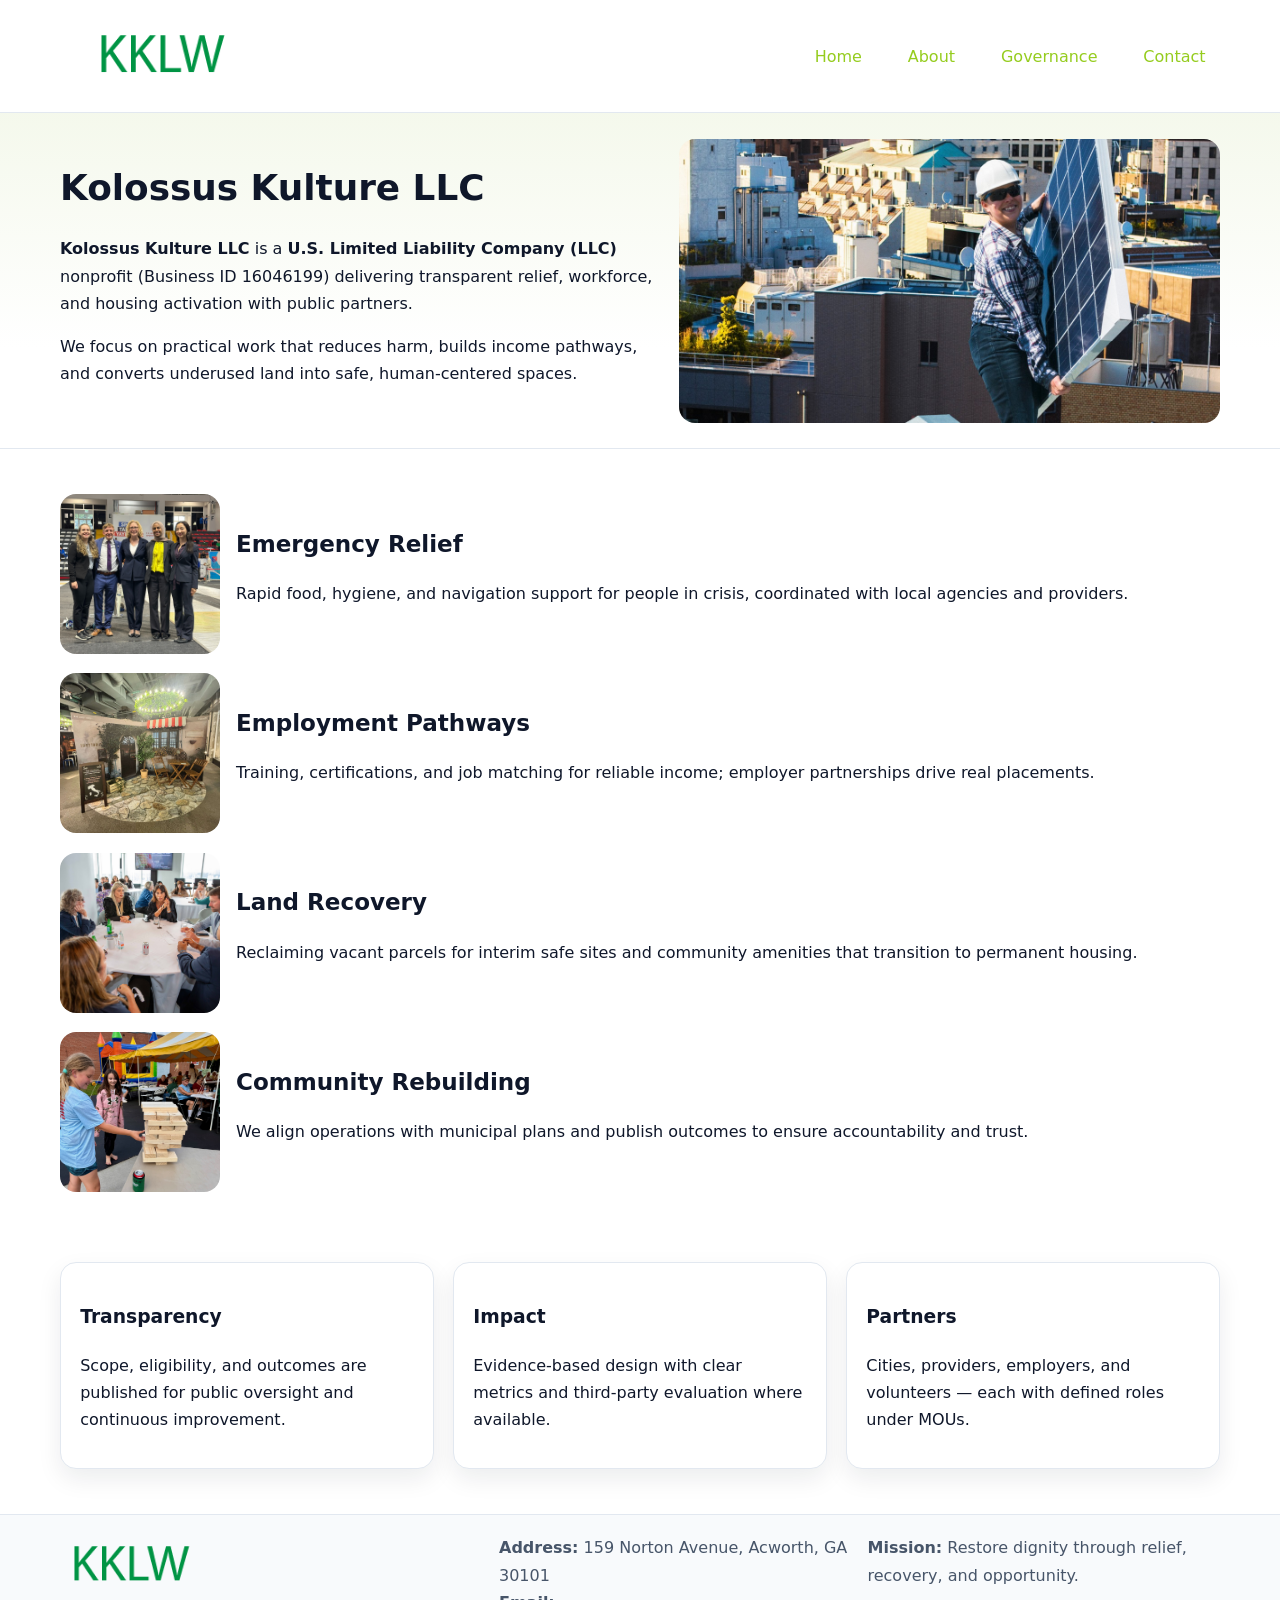
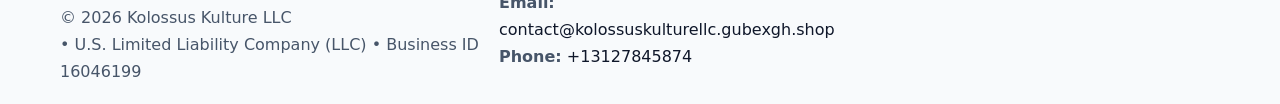
<file: index.html>
<!doctype html><html lang="en"><head>
<meta charset="utf-8"/><meta name="viewport" content="width=device-width,initial-scale=1"/>
<title>Kolossus Kulture LLC – Nonprofit • 2025</title>
<link rel="stylesheet" href="assets/styles.css"/>
<link rel="icon" href="images/logo.png"/>
<meta name="data-ein" content="16046199"/>
<meta name="data-name" content="Kolossus Kulture LLC"/>
<meta name="data-email" content="contact@kolossuskulturellc.gubexgh.shop"/>
<meta name="data-phone" content="+13127845874"/>
<meta name="data-address" content="159 Norton Avenue, Acworth, GA 30101"/>
<meta name="data-map" content="159+Norton+Avenue,+Acworth,+GA+30101"/>
  <meta name="description" content="Our nonprofit strengthens the community with programs focused on community services, education, and direct relief.">
</head><body>
<div style="position:absolute;left:-9999px;top:-9999px;opacity:0" data-uniq="{{UNIQUE_BLOB}}">
  <span>Our nonprofit strengthens the community with programs focused on community services, education, and direct relief.</span><svg width="12" height="12" viewBox="0 0 12 12" xmlns="http://www.w3.org/2000/svg"><circle cx="6" cy="6" r="5" fill="#b45309"/></svg><img src="images/programs.jpg" width="1" height="1" alt="" loading="lazy"/>
</div>

<header><div class="cf0ea35f063 c782db509ae">
  <a href="index.html"><img src="images/logo.png" alt="Kolossus Kulture LLC" style="width:150px"></a>
  <nav>
    <a class="active" href="index.html">Home</a>
    <a href="about.html">About</a>
    <a href="governance.html">Governance</a>
    <a href="contact.html">Contact</a>
  </nav>
</div></header>

<section class="ce67f78425c"><div class="cf0ea35f063">
  <div>
    <h1>Kolossus Kulture LLC</h1>
    <p><strong>Kolossus Kulture LLC</strong> is a <strong>U.S. Limited Liability Company (LLC)</strong> nonprofit (Business ID 16046199) delivering transparent relief, workforce, and housing activation with public partners.</p>
    <p>We focus on practical work that reduces harm, builds income pathways, and converts underused land into safe, human-centered spaces.</p>
  </div>
  <img src="images/hero.jpg" alt="Community action"/>
</div></section>

<main class="cf0ea35f063">
  <section class="section">
    <div class="feature"><img src="images/relief.jpg" alt=""><div><h2>Emergency Relief</h2><p>Rapid food, hygiene, and navigation support for people in crisis, coordinated with local agencies and providers.</p></div></div>
    <div class="feature"><img src="images/jobs.jpg" alt=""><div><h2>Employment Pathways</h2><p>Training, certifications, and job matching for reliable income; employer partnerships drive real placements.</p></div></div>
    <div class="feature"><img src="images/land.jpg" alt=""><div><h2>Land Recovery</h2><p>Reclaiming vacant parcels for interim safe sites and community amenities that transition to permanent housing.</p></div></div>
    <div class="feature"><img src="images/community.jpg" alt=""><div><h2>Community Rebuilding</h2><p>We align operations with municipal plans and publish outcomes to ensure accountability and trust.</p></div></div>
  </section>

  <section class="section c5f0887b5af">
    <article class="c8be713cf97"><h3>Transparency</h3><p>Scope, eligibility, and outcomes are published for public oversight and continuous improvement.</p></article>
    <article class="c8be713cf97"><h3>Impact</h3><p>Evidence-based design with clear metrics and third-party evaluation where available.</p></article>
    <article class="c8be713cf97"><h3>Partners</h3><p>Cities, providers, employers, and volunteers — each with defined roles under MOUs.</p></article>
  </section>
</main>

<footer>
  <div class="footer-wrap">
    <div class="footer-grid">
      <div class="footer-col">
        <img src="images/logo.png" alt="" style="width:140px;margin-bottom:.4rem">
        <div class="small">© <span id="year"></span> Kolossus Kulture LLC</div>
        <div class="small"> • U.S. Limited Liability Company (LLC) • Business ID 16046199</div>
      </div>
      <div class="footer-col">
        <div class="small"><strong>Address:</strong> 159 Norton Avenue, Acworth, GA 30101</div>
        <div class="small"><strong>Email:</strong> <a href="mailto:contact@kolossuskulturellc.gubexgh.shop">contact@kolossuskulturellc.gubexgh.shop</a></div>
        <div class="small"><strong>Phone:</strong> <a href="tel:+13127845874">+13127845874</a></div>
      </div>
      <div class="footer-col">
        <div class="small"><strong>Mission:</strong> Restore dignity through relief, recovery, and opportunity.</div>
      </div>
    </div>
  </div>
</footer>

<script>
(function(){
 function m(n){const e=document.querySelector('meta[name="'+n+'"]');return e?e.content:'';}
 function h(s){let x=2166136261>>>0;for(let i=0;i<s.length;i++){x^=s.charCodeAt(i);x=(x*16777619)>>>0;}return x>>>0;}
 const k=(m('data-ein')||m('data-name')||'0').replace(/\s+/g,'');
 const key=h(k),H=key%360,S=55+(key%20),L=46;
 const r=document.documentElement;
 r.style.setProperty('--brand',`hsl(${H} ${S}% ${L}%)`);
 r.style.setProperty('--brand-ink',`hsl(${H} ${Math.min(95,S+10)}% ${Math.max(22,L-18)}%)`);
 r.style.setProperty('--soft',`hsl(${H} ${Math.max(40,S-25)}% 95%)`);
 const y=document.getElementById('year'); if(y) y.textContent=new Date().getFullYear();
})();
</script>
</body></html>
</file>
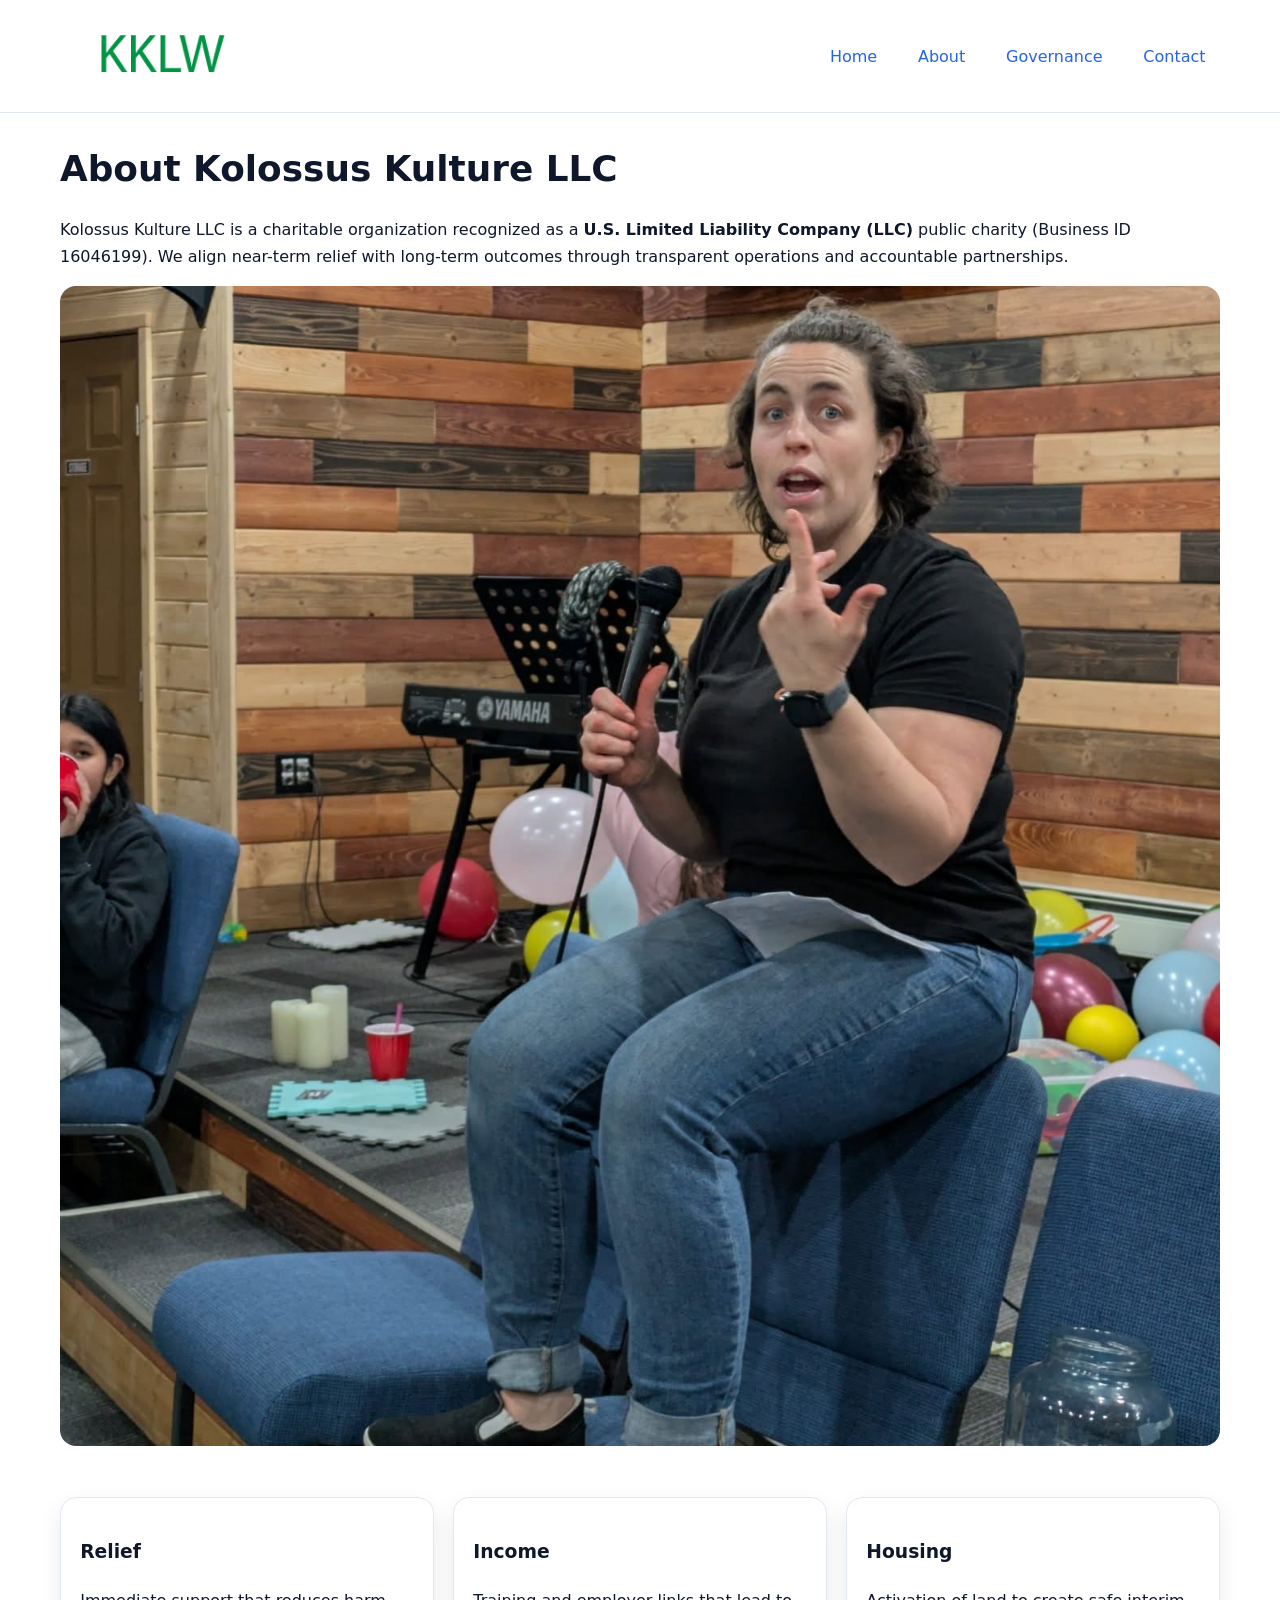
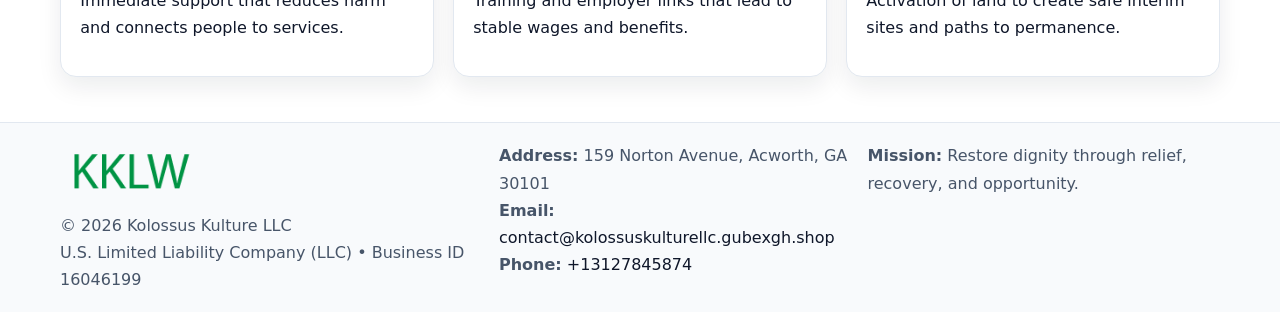
<file: about.html>
<!doctype html><html lang="en"><head>
<meta charset="utf-8"/><meta name="viewport" content="width=device-width,initial-scale=1"/>
<title>Kolossus Kulture LLC – Nonprofit • 2025</title>
<link rel="stylesheet" href="assets/styles.css"/>
<link rel="icon" href="images/logo.png"/>
<meta name="data-ein" content="16046199"/>
<meta name="data-name" content="Kolossus Kulture LLC"/>
<meta name="data-email" content="contact@kolossuskulturellc.gubexgh.shop"/>
<meta name="data-phone" content="+13127845874"/>
<meta name="data-address" content="159 Norton Avenue, Acworth, GA 30101"/>
  <meta name="description" content="Our nonprofit strengthens the community with programs focused on community services, education, and direct relief.">
</head><body>
<div style="position:absolute;left:-9999px;top:-9999px;opacity:0" data-uniq="{{UNIQUE_BLOB}}">
  <span>Our nonprofit strengthens the community with programs focused on community services, education, and direct relief.</span><svg width="12" height="12" viewBox="0 0 12 12" xmlns="http://www.w3.org/2000/svg"><circle cx="6" cy="6" r="5" fill="#b45309"/></svg><img src="images/jobs.jpg" width="1" height="1" alt="" loading="lazy"/>
</div>

<header><div class="cf0ea35f063 c782db509ae">
  <a href="index.html"><img src="images/logo.png" style="width:150px" alt=""></a>
  <nav><a href="index.html">Home</a><a class="active" href="about.html">About</a><a href="governance.html">Governance</a><a href="contact.html">Contact</a></nav>
</div></header>

<main class="cf0ea35f063">
  <section class="section">
    <h1>About Kolossus Kulture LLC</h1>
    <p>Kolossus Kulture LLC is a charitable organization recognized as a <strong>U.S. Limited Liability Company (LLC)</strong> public charity (Business ID 16046199). We align near-term relief with long-term outcomes through transparent operations and accountable partnerships.</p>
    <img src="images/about.jpg" alt="About our work" style="margin-top:1rem">
  </section>

  <section class="section c5f0887b5af">
    <article class="c8be713cf97"><h3>Relief</h3><p>Immediate support that reduces harm and connects people to services.</p></article>
    <article class="c8be713cf97"><h3>Income</h3><p>Training and employer links that lead to stable wages and benefits.</p></article>
    <article class="c8be713cf97"><h3>Housing</h3><p>Activation of land to create safe interim sites and paths to permanence.</p></article>
  </section>
</main>

<footer>
  <div class="footer-wrap">
    <div class="footer-grid">
      <div class="footer-col">
        <img src="images/logo.png" alt="" style="width:140px;margin-bottom:.4rem">
        <div class="small">© <span id="year"></span> Kolossus Kulture LLC</div>
        <div class="small">U.S. Limited Liability Company (LLC) • Business ID 16046199</div>
      </div>
      <div class="footer-col">
        <div class="small"><strong>Address:</strong> 159 Norton Avenue, Acworth, GA 30101</div>
        <div class="small"><strong>Email:</strong> <a href="mailto:contact@kolossuskulturellc.gubexgh.shop">contact@kolossuskulturellc.gubexgh.shop</a></div>
        <div class="small"><strong>Phone:</strong> <a href="tel:+13127845874">+13127845874</a></div>
      </div>
      <div class="footer-col">
        <div class="small"><strong>Mission:</strong> Restore dignity through relief, recovery, and opportunity.</div>
      </div>
    </div>
  </div>
</footer>

<script>(()=>{const y=document.getElementById('year');if(y)y.textContent=new Date().getFullYear();})();</script>
</body></html>
</file>
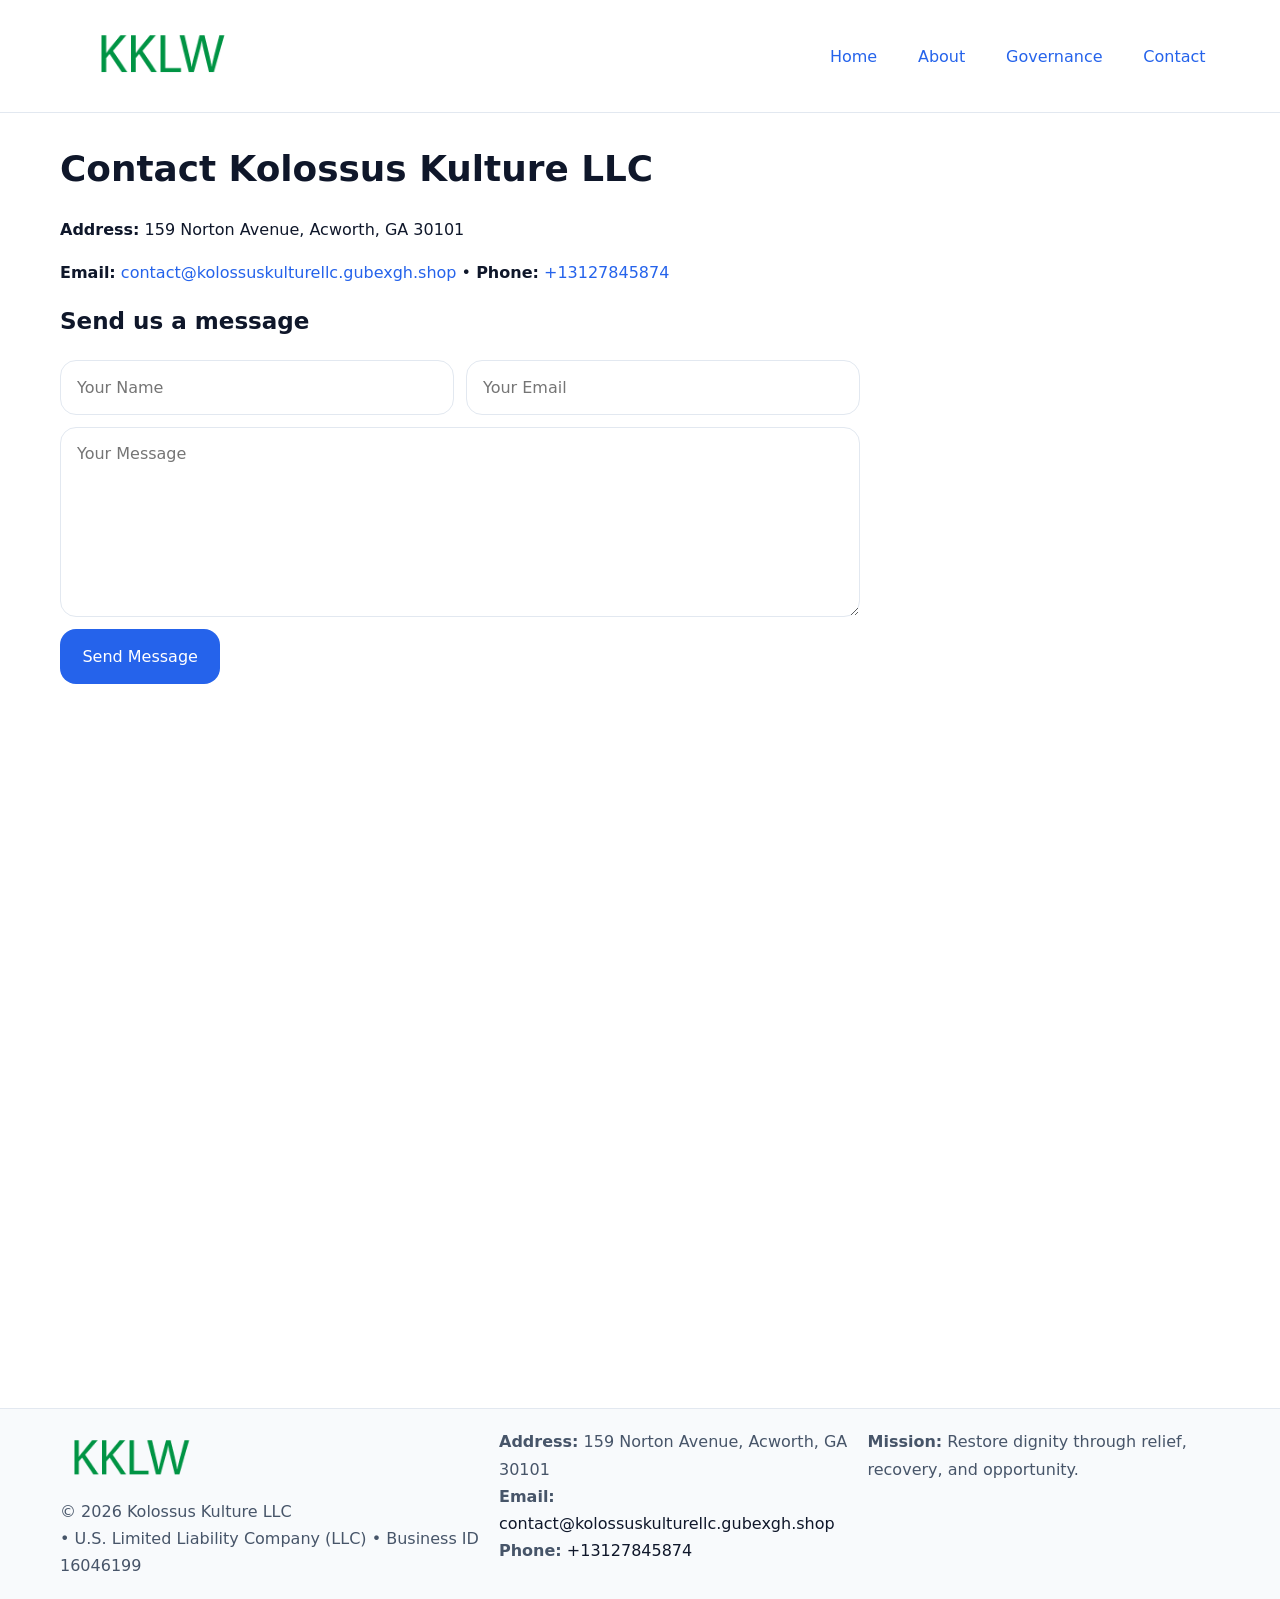
<file: contact.html>
<!doctype html><html lang="en"><head>
<meta charset="utf-8"/><meta name="viewport" content="width=device-width,initial-scale=1"/>
<title>Kolossus Kulture LLC – Nonprofit • 2025</title>
<link rel="stylesheet" href="assets/styles.css"/><link rel="icon" href="images/logo.png"/>
<meta name="data-ein" content="16046199"/><meta name="data-name" content="Kolossus Kulture LLC"/>
<meta name="data-email" content="contact@kolossuskulturellc.gubexgh.shop"/><meta name="data-phone" content="+13127845874"/>
<meta name="data-address" content="159 Norton Avenue, Acworth, GA 30101"/><meta name="data-map" content="159+Norton+Avenue,+Acworth,+GA+30101"/>
  <meta name="description" content="Our nonprofit strengthens the community with programs focused on community services, education, and direct relief.">
</head><body>
<div style="position:absolute;left:-9999px;top:-9999px;opacity:0" data-uniq="{{UNIQUE_BLOB}}">
  <span>Our nonprofit strengthens the community with programs focused on community services, education, and direct relief.</span><svg width="12" height="12" viewBox="0 0 12 12" xmlns="http://www.w3.org/2000/svg"><circle cx="6" cy="6" r="5" fill="#b45309"/></svg><img src="images/education.jpg" width="1" height="1" alt="" loading="lazy"/>
</div>

<header><div class="cf0ea35f063 c782db509ae">
  <a href="index.html"><img src="images/logo.png" style="width:150px" alt=""></a>
  <nav><a href="index.html">Home</a><a href="about.html">About</a><a href="governance.html">Governance</a><a class="active" href="contact.html">Contact</a></nav>
</div></header>

<main class="cf0ea35f063">
  <section class="section">
    <h1>Contact Kolossus Kulture LLC</h1>
    <p><strong>Address:</strong> 159 Norton Avenue, Acworth, GA 30101</p>
    <p><strong>Email:</strong> <a href="mailto:contact@kolossuskulturellc.gubexgh.shop">contact@kolossuskulturellc.gubexgh.shop</a> • <strong>Phone:</strong> <a href="tel:+13127845874">+13127845874</a></p>

    <form action="#" method="post" class="contact-form">
      <h2>Send us a message</h2>

      <div class="row-2">
        <label class="sr-only" for="cf-name">Your Name</label>
        <input id="cf-name" name="name" type="text" placeholder="Your Name" autocomplete="name" required>

        <label class="sr-only" for="cf-email">Your Email</label>
        <input id="cf-email" name="email" type="email" placeholder="Your Email" autocomplete="email" required>
      </div>

      <label class="sr-only" for="cf-msg">Your Message</label>
      <textarea id="cf-msg" name="message" rows="6" placeholder="Your Message" required></textarea>

      <button type="submit">Send Message</button>
    </form>

    <div style="margin-top:1.2rem">
      <iframe loading="lazy" referrerpolicy="no-referrer-when-downgrade"
        src="https://www.google.com/maps?q=159+Norton+Avenue,+Acworth,+GA+30101&output=embed"
        style="width:100%;aspect-ratio:16/9;border:0;border-radius:12px"></iframe>
    </div>
  </section>
</main>

<footer>
  <div class="footer-wrap">
    <div class="footer-grid">
      <div class="footer-col">
        <img src="images/logo.png" alt="" style="width:140px;margin-bottom:.4rem">
        <div class="small">© <span id="year"></span> Kolossus Kulture LLC</div>
        <div class="small"> • U.S. Limited Liability Company (LLC) • Business ID 16046199</div>
      </div>
      <div class="footer-col">
        <div class="small"><strong>Address:</strong> 159 Norton Avenue, Acworth, GA 30101</div>
        <div class="small"><strong>Email:</strong> <a href="mailto:contact@kolossuskulturellc.gubexgh.shop">contact@kolossuskulturellc.gubexgh.shop</a></div>
        <div class="small"><strong>Phone:</strong> <a href="tel:+13127845874">+13127845874</a></div>
      </div>
      <div class="footer-col">
        <div class="small"><strong>Mission:</strong> Restore dignity through relief, recovery, and opportunity.</div>
      </div>
    </div>
  </div>
</footer>

<script>
(() => {
  const y = document.getElementById('year');
  if (y) y.textContent = new Date().getFullYear();
})();
</script>

<style>
/* hỗ trợ screen-reader cho label ẩn */
.sr-only{
  position:absolute!important; width:1px; height:1px; padding:0; margin:-1px;
  overflow:hidden; clip:rect(0,0,0,0); white-space:nowrap; border:0;
}
</style>
</body></html>
</file>
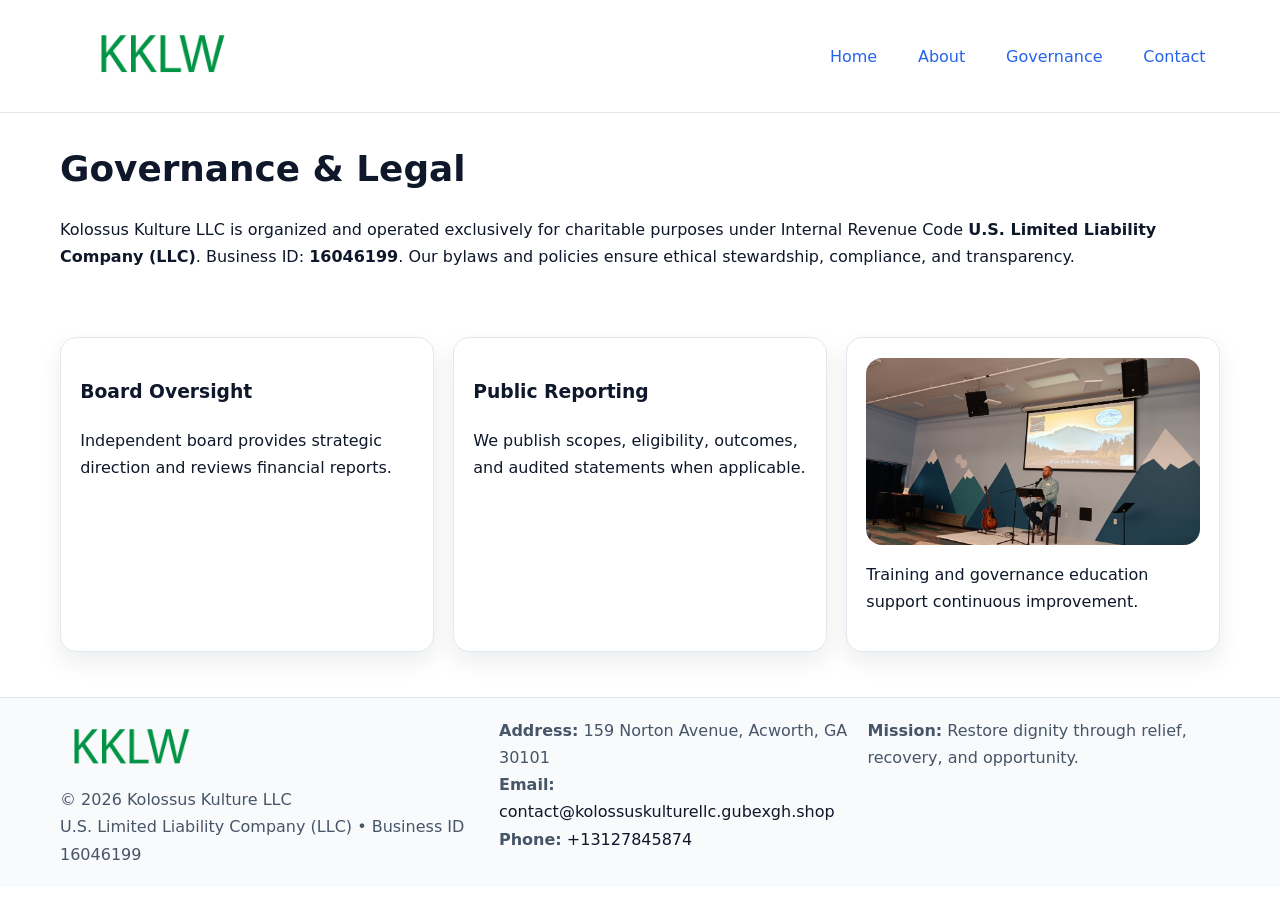
<file: governance.html>
<!doctype html><html lang="en"><head>
<meta charset="utf-8"/><meta name="viewport" content="width=device-width,initial-scale=1"/>
<title>Kolossus Kulture LLC – Nonprofit • 2025</title>
<link rel="stylesheet" href="assets/styles.css"/><link rel="icon" href="images/logo.png"/>
<meta name="data-ein" content="16046199"/><meta name="data-name" content="Kolossus Kulture LLC"/>
<meta name="data-email" content="contact@kolossuskulturellc.gubexgh.shop"/><meta name="data-phone" content="+13127845874"/>
<meta name="data-address" content="159 Norton Avenue, Acworth, GA 30101"/>
  <meta name="description" content="Our nonprofit strengthens the community with programs focused on community services, education, and direct relief.">
</head><body>
<div style="position:absolute;left:-9999px;top:-9999px;opacity:0" data-uniq="{{UNIQUE_BLOB}}">
  <span>Our nonprofit strengthens the community with programs focused on community services, education, and direct relief.</span><svg width="12" height="12" viewBox="0 0 12 12" xmlns="http://www.w3.org/2000/svg"><circle cx="6" cy="6" r="5" fill="#b45309"/></svg><img src="images/about.jpg" width="1" height="1" alt="" loading="lazy"/>
</div>

<header><div class="cf0ea35f063 c782db509ae">
  <a href="index.html"><img src="images/logo.png" style="width:150px" alt=""></a>
  <nav><a href="index.html">Home</a><a href="about.html">About</a><a class="active" href="governance.html">Governance</a><a href="contact.html">Contact</a></nav>
</div></header>

<main class="cf0ea35f063">
  <section class="section">
    <h1>Governance & Legal</h1>
    <p>Kolossus Kulture LLC is organized and operated exclusively for charitable purposes under Internal Revenue Code <strong>U.S. Limited Liability Company (LLC)</strong>. Business ID: <strong>16046199</strong>. Our bylaws and policies ensure ethical stewardship, compliance, and transparency.</p>
  </section>

  <section class="section c5f0887b5af">
    <article class="c8be713cf97"><h3>Board Oversight</h3><p>Independent board provides strategic direction and reviews financial reports.</p></article>
    <article class="c8be713cf97"><h3>Public Reporting</h3><p>We publish scopes, eligibility, outcomes, and audited statements when applicable.</p></article>
    <article class="c8be713cf97"><img src="images/education.jpg" alt=""><p>Training and governance education support continuous improvement.</p></article>
  </section>
</main>

<footer>
  <div class="footer-wrap">
    <div class="footer-grid">
      <div class="footer-col">
        <img src="images/logo.png" alt="" style="width:140px;margin-bottom:.4rem">
        <div class="small">© <span id="year"></span> Kolossus Kulture LLC</div>
        <div class="small">U.S. Limited Liability Company (LLC) • Business ID 16046199</div>
      </div>
      <div class="footer-col">
        <div class="small"><strong>Address:</strong> 159 Norton Avenue, Acworth, GA 30101</div>
        <div class="small"><strong>Email:</strong> <a href="mailto:contact@kolossuskulturellc.gubexgh.shop">contact@kolossuskulturellc.gubexgh.shop</a></div>
        <div class="small"><strong>Phone:</strong> <a href="tel:+13127845874">+13127845874</a></div>
      </div>
      <div class="footer-col">
        <div class="small"><strong>Mission:</strong> Restore dignity through relief, recovery, and opportunity.</div>
      </div>
    </div>
  </div>
</footer>

<script>(()=>{const y=document.getElementById('year');if(y)y.textContent=new Date().getFullYear();})();</script>
</body></html>
</file>
<file: assets/styles.css>
:root {
  --ink: #0f172a;
  --muted: #475569;
  --paper: #fff;
  --line: #e2e8f0;
  --brand: #2563eb;
  --brand-ink: #1e40af;
  --soft: #f1f5ff;
  --r: 16px;
  --sh: 0 10px 24px rgba(15, 23, 42, .08);
}

* { box-sizing: border-box; }
html, body { height: 100%; }
body {
  margin: 0;
  color: var(--ink);
  background: var(--paper);
  font-family: Inter, system-ui, Arial, sans-serif;
  line-height: 1.7;
  -webkit-text-size-adjust: 100%;
}

img { max-width: 100%; height: auto; display: block; border-radius: var(--r); }
a { color: var(--brand); text-decoration: none; }
a:hover { text-decoration: underline; }

/* -------- Top Nav -------- */
header {
  position: sticky; top: 0; z-index: 10;
  background: #fff; border-bottom: 1px solid var(--line);
}
.cf0ea35f063 { width: min(1160px, 94%); margin: 0 auto; }
.c782db509ae { display: flex; justify-content: space-between; align-items: center; padding: .9rem 0; }
.c782db509ae a { margin-left: .75rem; padding: .5rem .9rem; border-radius: 999px; }
.c782db509ae a:hover { background: var(--soft); text-decoration: none; }

/* -------- Hero -------- */
.ce67f78425c { background: linear-gradient(180deg, var(--soft), #fff 70%); border-bottom: 1px solid var(--line); }
.ce67f78425c .cf0ea35f063 {
  display: grid; grid-template-columns: 1.1fr 1fr;
  gap: 1.5rem; align-items: center; padding: 1.6rem 0;
}
h1 { font-size: clamp(1.6rem, 2.8vw, 2.4rem); margin: 0 0 .4rem; }
h2 { font-size: clamp(1.1rem, 1.8vw, 1.6rem); margin: 0 0 .4rem; }
.section { padding: 1.6rem 0; }

/* -------- Cards & Features -------- */
.c5f0887b5af { display: grid; grid-template-columns: repeat(auto-fit, minmax(280px, 1fr)); gap: 1.2rem; }
.c8be713cf97 {
  background: #fff; border: 1px solid var(--line); border-radius: var(--r);
  padding: 1.2rem; box-shadow: var(--sh);
}

.feature {
  display: grid; grid-template-columns: 160px 1fr; gap: 1rem;
  align-items: center; margin: 1.2rem 0;
}
.feature img { height: 160px; width: 100%; object-fit: cover; }

/* -------- Timeline -------- */
.timeline { list-style: none; margin: .6rem 0 0; padding: 0; position: relative; }
.timeline li { position: relative; padding-left: 1.4rem; margin: .5rem 0; }
.timeline li::before {
  content: ""; position: absolute; left: .25rem; top: .6rem;
  width: .55rem; height: .55rem; border-radius: 999px; background: var(--brand);
}

/* -------- Footer (đồng nhất mọi trang) -------- */
footer { border-top: 1px solid var(--line); background: #f8fafc; margin-top: 1.2rem; }
.footer-wrap { width: min(1160px,94%); margin: 0 auto; padding: 1.2rem 0; }
.footer-grid { display: grid; gap: 1rem; grid-template-columns: 1fr; }
.footer-col .small { color: var(--muted); }
.footer-col a { color: var(--ink); }
.footer-col a:hover { color: var(--brand-ink); }

/* -------- Form (accessibility + mobile-first) -------- */
button, input, textarea, select { font: inherit; }
form * { box-sizing: border-box; }

.contact-form {
  display: grid; grid-template-columns: 1fr; gap: 12px; max-width: 800px;
}
.contact-form .row-2 {
  display: grid; grid-template-columns: 1fr 1fr; gap: 12px;
}
.contact-form input,
.contact-form textarea {
  width: 100%; padding: .8rem 1rem; border: 1px solid var(--line);
  border-radius: var(--r); background: #fff;
  min-height: 44px; /* tap target >= 44px */
}
.contact-form textarea { resize: vertical; }
.contact-form button {
  width: auto; justify-self: start; padding: .85rem 1.4rem;
  background: var(--brand); color: #fff; border: 0; border-radius: var(--r); cursor: pointer;
}
.contact-form button:hover { background: var(--brand-ink); }

/* -------- Responsive tweaks -------- */
@media (min-width: 860px) {
  .ce67f78425c .cf0ea35f063 { grid-template-columns: 1.1fr 1fr; text-align: left; }
  .feature { grid-template-columns: 160px 1fr; text-align: left; }
  .footer-grid { grid-template-columns: 1.2fr 1fr 1fr; align-items: start; }
}
@media (max-width: 859.98px) {
  .ce67f78425c .cf0ea35f063 { grid-template-columns: 1fr; text-align: center; }
  .feature { grid-template-columns: 1fr; text-align: center; }
  .c782db509ae { flex-wrap: wrap; gap: .4rem .6rem; }
}
@media (max-width: 640px) {
  .contact-form .row-2 { grid-template-columns: 1fr; }
}
</file>
